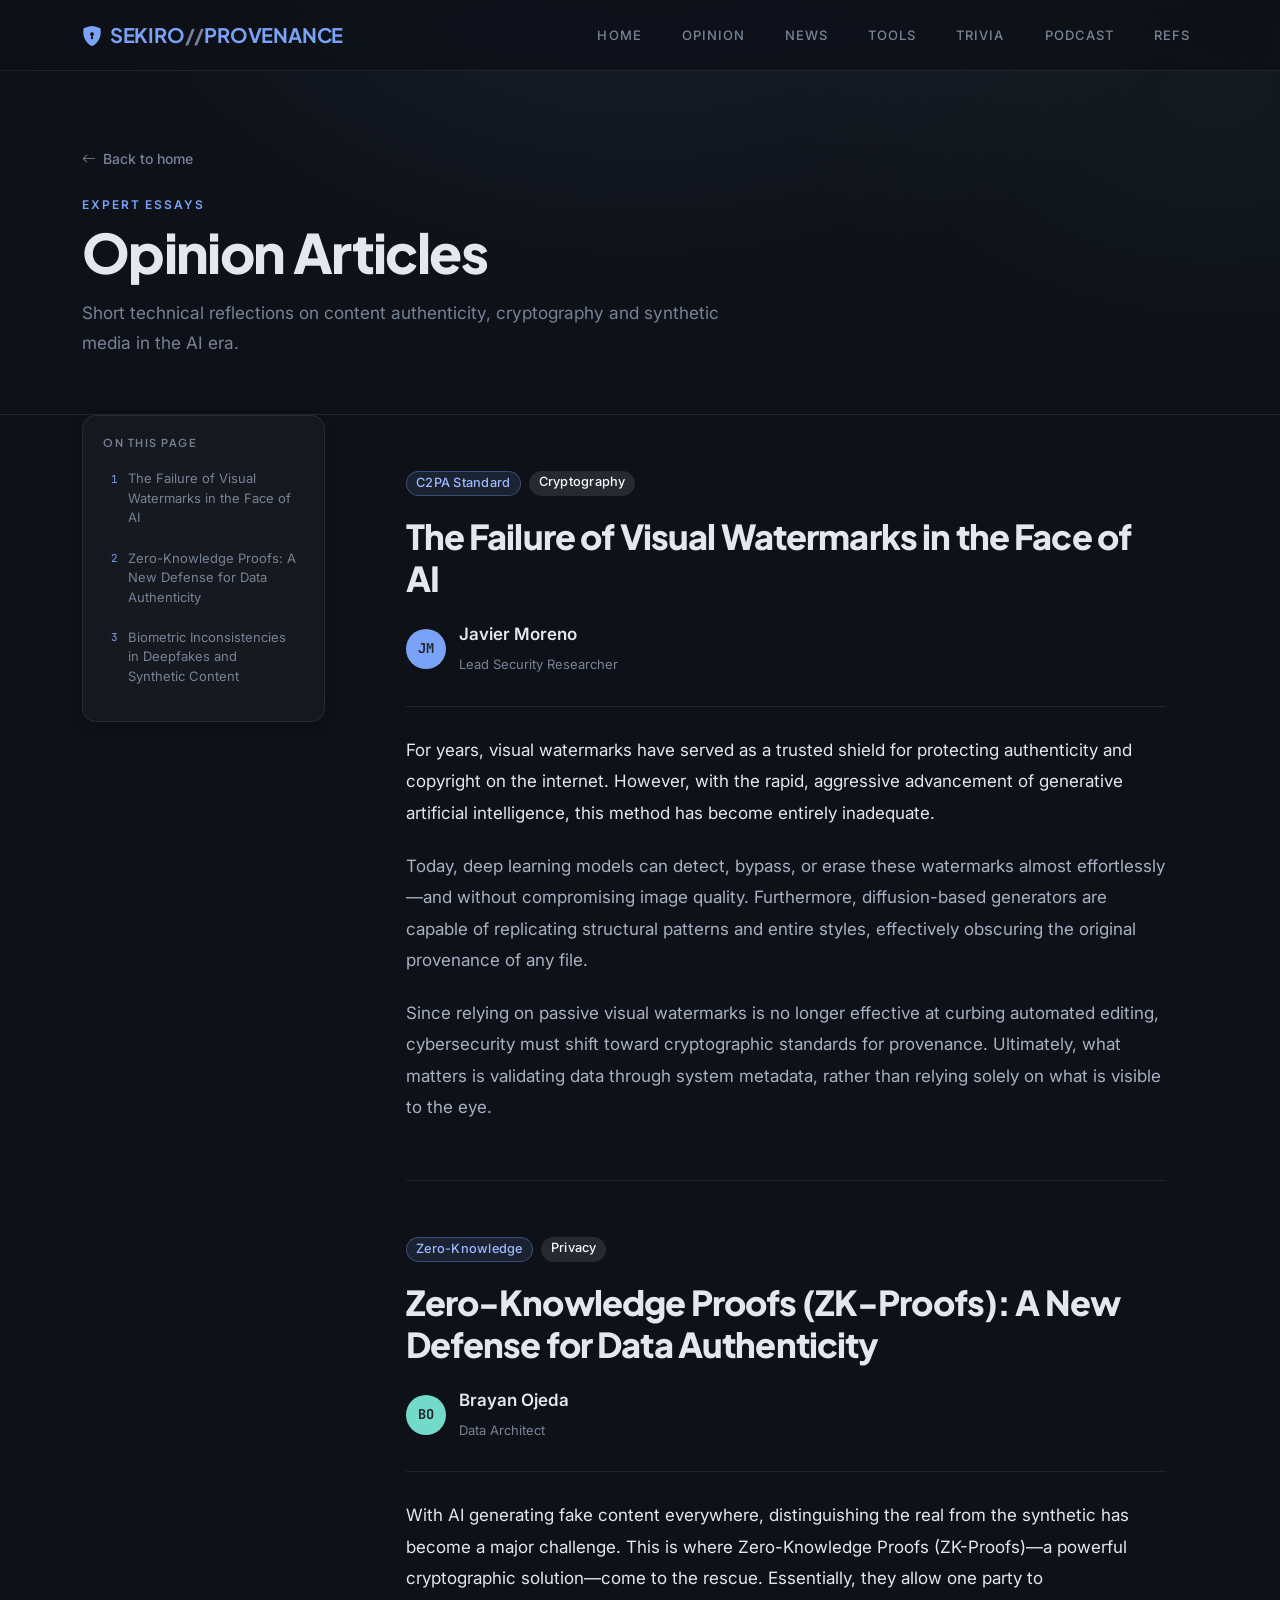
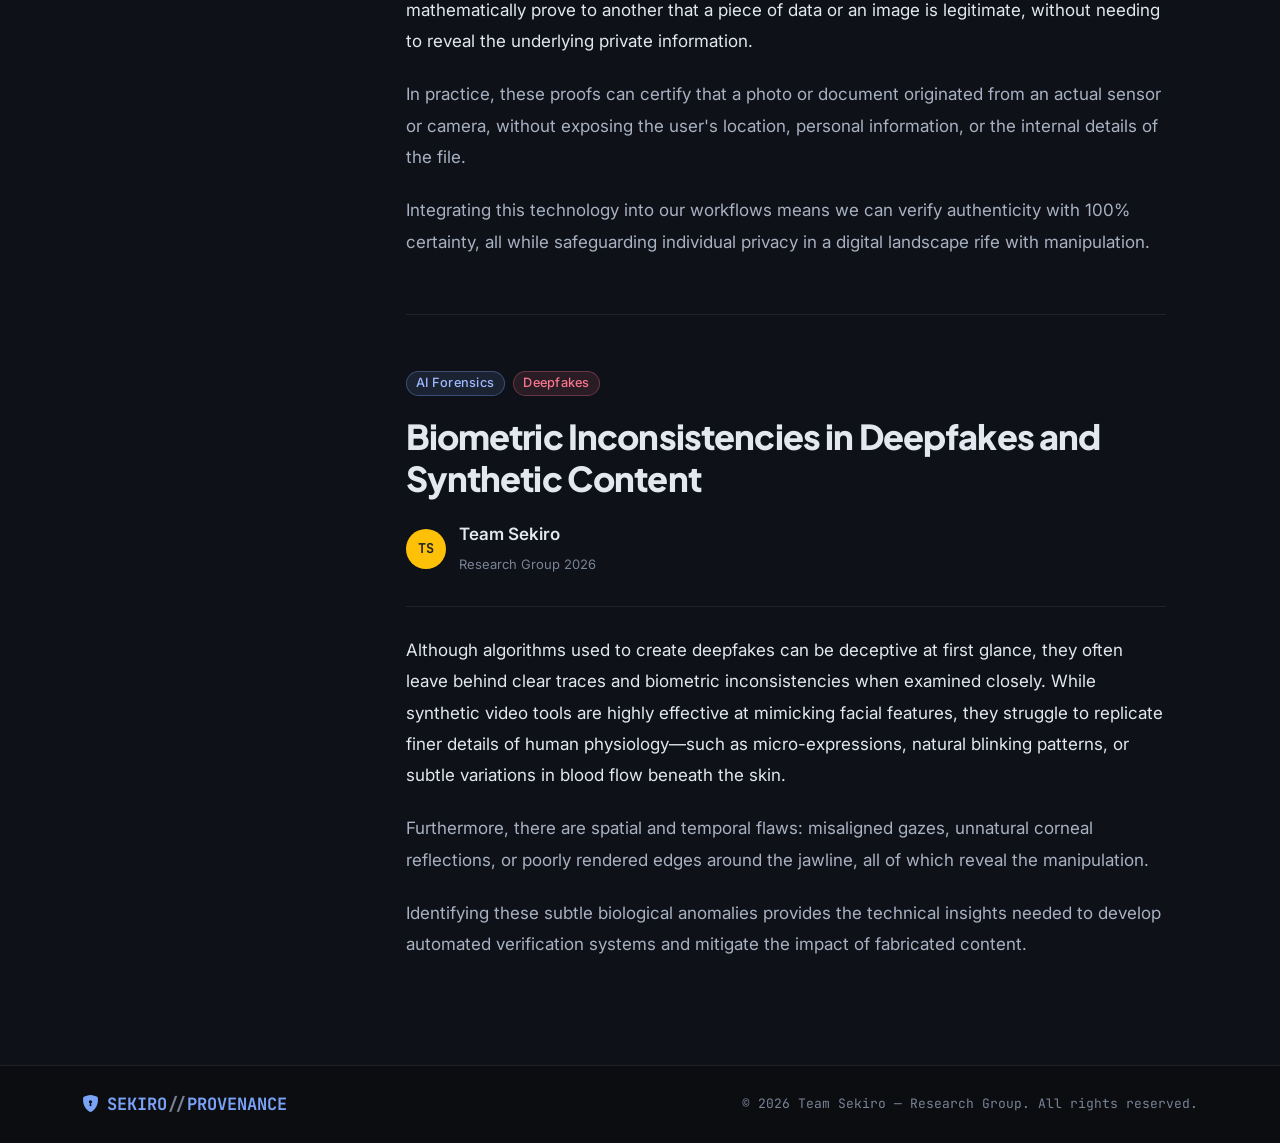
<file: articles.html>
<!DOCTYPE html>
<html lang="en" data-bs-theme="dark">
<head>
    <meta charset="UTF-8">
    <meta name="viewport" content="width=device-width, initial-scale=1.0">
    <title>Opinion Articles | Team Sekiro</title>
    <link href="https://cdn.jsdelivr.net/npm/bootstrap@5.3.2/dist/css/bootstrap.min.css" rel="stylesheet">
    <link rel="stylesheet" href="https://cdn.jsdelivr.net/npm/bootstrap-icons@1.11.1/font/bootstrap-icons.css">
    <link rel="stylesheet" href="custom.css">
</head>
<body>

    <!-- NAVBAR -->
    <nav class="navbar navbar-expand-lg fixed-top glass-nav py-3">
        <div class="container">
            <a class="navbar-brand fw-bold text-neon-cyan fs-5" href="index.html">
                <i class="bi bi-shield-lock-fill me-2"></i>SEKIRO<span class="text-muted">//</span>PROVENANCE
            </a>
            <button class="navbar-toggler border-0" type="button" data-bs-toggle="collapse" data-bs-target="#navbarNav">
                <span class="navbar-toggler-icon"></span>
            </button>
            <div class="collapse navbar-collapse justify-content-end" id="navbarNav">
                <ul class="navbar-nav align-items-lg-center gap-lg-4">
                    <li class="nav-item"><a class="nav-link" href="index.html#home">HOME</a></li>
                    <li class="nav-item"><a class="nav-link active" href="#article-1">OPINION</a></li>
                    <li class="nav-item"><a class="nav-link" href="index.html#news">NEWS</a></li>
                    <li class="nav-item"><a class="nav-link" href="index.html#ads">TOOLS</a></li>
                    <li class="nav-item"><a class="nav-link" href="index.html#trivia">TRIVIA</a></li>
                    <li class="nav-item"><a class="nav-link" href="index.html#podcast">PODCAST</a></li>
                    <li class="nav-item"><a class="nav-link" href="index.html#references">REFS</a></li>
                </ul>
            </div>
        </div>
    </nav>

    <!-- HERO DE ARTÍCULOS -->
    <header class="article-hero">
        <div class="container">
            <a href="index.html#opinion" class="back-link mb-4">
                <i class="bi bi-arrow-left"></i> Back to home
            </a>
            <span class="text-uppercase font-monospace d-block mb-2">Expert Essays</span>
            <h1 class="display-4 fw-black mb-3">Opinion Articles</h1>
            <p class="text-muted lead mb-0" style="max-width: 640px;">
                Short technical reflections on content authenticity, cryptography and synthetic media in the AI era.
            </p>
        </div>
    </header>

    <!-- CUERPO -->
    <main class="container pb-5">
        <div class="row g-5">

            <!-- Índice lateral (solo desktop) -->
            <aside class="col-lg-3 d-none d-lg-block">
                <div class="toc glass-card">
                    <h6>On this page</h6>
                    <ol>
                        <li><a href="#article-1">The Failure of Visual Watermarks in the Face of AI</a></li>
                        <li><a href="#article-2">Zero-Knowledge Proofs: A New Defense for Data Authenticity</a></li>
                        <li><a href="#article-3">Biometric Inconsistencies in Deepfakes and Synthetic Content</a></li>
                    </ol>
                </div>
            </aside>

            <!-- Artículos -->
            <div class="col-lg-9">

                <!-- ================= ARTICLE 1 ================= -->
                <article id="article-1" class="article">
                    <div class="article-meta">
                        <span class="badge badge-neon">C2PA Standard</span>
                        <span class="badge bg-secondary bg-opacity-25 text-light">Cryptography</span>
                    </div>
                    <h2 class="article-title">The Failure of Visual Watermarks in the Face of AI</h2>
                    <div class="article-byline">
                        <div class="bg-neon-cyan text-dark rounded-circle fw-bold d-flex align-items-center justify-content-center font-monospace"
                             style="width: 40px; height: 40px; font-size: 0.85rem;">JM</div>
                        <div>
                            <div class="fw-semibold">Javier Moreno</div>
                            <small class="text-muted">Lead Security Researcher</small>
                        </div>
                    </div>
                    <div class="article-body">
                        <p>For years, visual watermarks have served as a trusted shield for protecting authenticity and copyright on the internet. However, with the rapid, aggressive advancement of generative artificial intelligence, this method has become entirely inadequate.</p>
                        <p>Today, deep learning models can detect, bypass, or erase these watermarks almost effortlessly—and without compromising image quality. Furthermore, diffusion-based generators are capable of replicating structural patterns and entire styles, effectively obscuring the original provenance of any file.</p>
                        <p>Since relying on passive visual watermarks is no longer effective at curbing automated editing, cybersecurity must shift toward cryptographic standards for provenance. Ultimately, what matters is validating data through system metadata, rather than relying solely on what is visible to the eye.</p>
                    </div>
                </article>

                <!-- ================= ARTICLE 2 ================= -->
                <article id="article-2" class="article">
                    <div class="article-meta">
                        <span class="badge badge-neon">Zero-Knowledge</span>
                        <span class="badge bg-secondary bg-opacity-25 text-light">Privacy</span>
                    </div>
                    <h2 class="article-title">Zero-Knowledge Proofs (ZK-Proofs): A New Defense for Data Authenticity</h2>
                    <div class="article-byline">
                        <div class="bg-neon-green text-dark rounded-circle fw-bold d-flex align-items-center justify-content-center font-monospace"
                             style="width: 40px; height: 40px; font-size: 0.85rem;">BO</div>
                        <div>
                            <div class="fw-semibold">Brayan Ojeda</div>
                            <small class="text-muted">Data Architect</small>
                        </div>
                    </div>
                    <div class="article-body">
                        <p>With AI generating fake content everywhere, distinguishing the real from the synthetic has become a major challenge. This is where Zero-Knowledge Proofs (ZK-Proofs)—a powerful cryptographic solution—come to the rescue. Essentially, they allow one party to mathematically prove to another that a piece of data or an image is legitimate, without needing to reveal the underlying private information.</p>
                        <p>In practice, these proofs can certify that a photo or document originated from an actual sensor or camera, without exposing the user's location, personal information, or the internal details of the file.</p>
                        <p>Integrating this technology into our workflows means we can verify authenticity with 100% certainty, all while safeguarding individual privacy in a digital landscape rife with manipulation.</p>
                    </div>
                </article>

                <!-- ================= ARTICLE 3 ================= -->
                <article id="article-3" class="article">
                    <div class="article-meta">
                        <span class="badge badge-neon">AI Forensics</span>
                        <span class="badge badge-soft-danger">Deepfakes</span>
                    </div>
                    <h2 class="article-title">Biometric Inconsistencies in Deepfakes and Synthetic Content</h2>
                    <div class="article-byline">
                        <div class="bg-warning text-dark rounded-circle fw-bold d-flex align-items-center justify-content-center font-monospace"
                             style="width: 40px; height: 40px; font-size: 0.85rem;">TS</div>
                        <div>
                            <div class="fw-semibold">Team Sekiro</div>
                            <small class="text-muted">Research Group 2026</small>
                        </div>
                    </div>
                    <div class="article-body">
                        <p>Although algorithms used to create deepfakes can be deceptive at first glance, they often leave behind clear traces and biometric inconsistencies when examined closely. While synthetic video tools are highly effective at mimicking facial features, they struggle to replicate finer details of human physiology—such as micro-expressions, natural blinking patterns, or subtle variations in blood flow beneath the skin.</p>
                        <p>Furthermore, there are spatial and temporal flaws: misaligned gazes, unnatural corneal reflections, or poorly rendered edges around the jawline, all of which reveal the manipulation.</p>
                        <p>Identifying these subtle biological anomalies provides the technical insights needed to develop automated verification systems and mitigate the impact of fabricated content.</p>
                    </div>
                </article>

            </div>
        </div>
    </main>

    <!-- FOOTER -->
    <footer class="site-footer py-4">
        <div class="container">
            <div class="d-flex flex-column flex-md-row justify-content-between align-items-center gap-3">
                <span class="text-neon-cyan fw-bold font-monospace">
                    <i class="bi bi-shield-lock-fill me-2"></i>SEKIRO<span class="text-muted">//</span>PROVENANCE
                </span>
                <small class="text-muted font-monospace">© 2026 Team Sekiro — Research Group. All rights reserved.</small>
            </div>
        </div>
    </footer>

    <button id="backToTop" class="back-to-top" aria-label="Back to top">
        <i class="bi bi-arrow-up"></i>
    </button>

    <script src="https://cdn.jsdelivr.net/npm/bootstrap@5.3.2/dist/js/bootstrap.bundle.min.js"></script>
    <script src="main.js"></script>
</body>
</html>
</file>
<file: custom.css>
/* ==========================================================================
   TEAM SEKIRO — SOFT MODERN DARK UI (v2)
   Paleta suave + tipografía legible
   ========================================================================== */

@import url('https://fonts.googleapis.com/css2?family=Plus+Jakarta+Sans:wght@400;500;600;700;800&family=Inter:wght@400;500;600&family=JetBrains+Mono:wght@400;500&display=swap');

:root {
    /* ---------- Superficies ---------- */
    --bg:            #0e1117;
    --bg-elev:       #131824;
    --surface:       rgba(255, 255, 255, 0.035);
    --surface-hover: rgba(255, 255, 255, 0.06);

    /* ---------- Bordes ---------- */
    --border:        rgba(255, 255, 255, 0.08);
    --border-strong: rgba(255, 255, 255, 0.16);

    /* ---------- Texto ---------- */
    --text:       #e2e7f0;
    --text-soft:  #a8b1c2;
    --text-muted: #788396;

    /* ---------- Acentos (baja saturación) ---------- */
    --accent:      #7aa2f7;   /* azul suave  */
    --accent-soft: #9db9ff;
    --mint:        #73daca;   /* verde menta */
    --amber:       #e0af68;   /* ámbar       */
    --rose:        #f7768e;   /* rosa alerta */

    --accent-tint: rgba(122, 162, 247, 0.12);
    --mint-tint:   rgba(115, 218, 202, 0.12);
    --amber-tint:  rgba(224, 175, 104, 0.12);
    --rose-tint:   rgba(247, 118, 142, 0.12);

    /* ---------- Formas ---------- */
    --radius-sm: 8px;
    --radius:    14px;
    --radius-lg: 20px;

    --shadow-sm: 0 4px 14px -6px rgba(0, 0, 0, 0.50);
    --shadow:    0 14px 40px -18px rgba(0, 0, 0, 0.75);

    /* ---------- Tipografía ---------- */
    --font-heading: 'Plus Jakarta Sans', system-ui, -apple-system, sans-serif;
    --font-body:    'Inter', system-ui, -apple-system, sans-serif;
    --font-code:    'JetBrains Mono', ui-monospace, monospace;

    --ease: cubic-bezier(.22, .61, .36, 1);
}

/* ------------------------------- BASE ---------------------------------- */
*, *::before, *::after { box-sizing: border-box; }

html { scroll-behavior: smooth; }

body {
    margin: 0;
    min-height: 100vh;
    background-color: var(--bg);
    background-image:
        radial-gradient(60rem 40rem at 50% -10%, rgba(122, 162, 247, 0.10), transparent 60%),
        radial-gradient(45rem 30rem at 95% 10%,  rgba(115, 218, 202, 0.05), transparent 60%);
    background-attachment: fixed;
    background-repeat: no-repeat;
    color: var(--text);
    font-family: var(--font-body);
    font-size: 1.0625rem;
    line-height: 1.7;
    letter-spacing: 0;
    -webkit-font-smoothing: antialiased;
    text-rendering: optimizeLegibility;
    overflow-x: hidden;
}

::selection { background: var(--accent-tint); color: #fff; }

/* Offset para navbar fija */
section, header { scroll-margin-top: 92px; }

/* ---------------------------- TIPOGRAFÍA ------------------------------- */
h1, h2, h3, h4, h5, h6, .navbar-brand {
    font-family: var(--font-heading);
    font-weight: 700;
    letter-spacing: -0.02em;
    line-height: 1.2;
    color: var(--text);
}

h4, h5, h6 { letter-spacing: -0.01em; }

.display-4 {
    font-size: clamp(2.1rem, 5vw, 3.4rem);
    font-weight: 800;
    letter-spacing: -0.03em;
    line-height: 1.08;
}

.fw-black    { font-weight: 800 !important; }
.tracking-wide { letter-spacing: 0.01em !important; }

p { color: var(--text-soft); }
.lead { font-weight: 400; font-size: 1.075rem; line-height: 1.75; }

small, .small { font-size: 0.8125rem; }

.font-monospace { font-family: var(--font-code) !important; font-weight: 400; }

/* Etiquetas "eyebrow" (las que llevan text-uppercase + monospace)
   → las pasamos a tipografía de cuerpo para que no griten */
.text-uppercase.font-monospace {
    font-family: var(--font-body) !important;
    font-weight: 600;
    font-size: 0.75rem !important;
    letter-spacing: 0.16em !important;
    color: var(--accent) !important;
    text-transform: uppercase;
}

/* --------------------------- UTILIDADES -------------------------------- */
.text-neon-cyan  { color: var(--accent) !important; text-shadow: none; }
.text-neon-green { color: var(--mint)   !important; text-shadow: none; }
.text-neon-red   { color: var(--rose)   !important; }

.bg-neon-cyan  { background-color: var(--accent) !important; }
.bg-neon-green { background-color: var(--mint)   !important; }

.text-muted { color: var(--text-muted) !important; }

/* Encabezado de sección con línea degradada sutil */
.section-heading {
    position: relative;
    display: inline-block;
    padding-bottom: 0.75rem;
}
.section-heading::after {
    content: '';
    position: absolute;
    left: 50%;
    bottom: 0;
    transform: translateX(-50%);
    width: 56px;
    height: 2px;
    border-radius: 2px;
    background: linear-gradient(90deg, transparent, var(--accent), transparent);
    opacity: 0.7;
}

/* ---------------------------- BADGES ----------------------------------- */
.badge {
    font-family: var(--font-body) !important;
    font-weight: 500;
    letter-spacing: 0.02em;
    padding: 0.4em 0.75em;
    border-radius: 999px;
}

.badge-neon {
    background: var(--accent-tint);
    border: 1px solid rgba(122, 162, 247, 0.35);
    color: var(--accent-soft);
    box-shadow: none;
}

/* Badge de alerta suave (reemplaza bg-danger) */
.badge-soft-danger {
    background: var(--rose-tint) !important;
    color: var(--rose) !important;
    border: 1px solid rgba(247, 118, 142, 0.3);
}

.badge-soft-warning {
    background: var(--amber-tint) !important;
    color: var(--amber) !important;
    border: 1px solid rgba(224, 175, 104, 0.3);
}

/* ---------------------------- BOTONES ---------------------------------- */
.btn-neon-cyan,
.btn-neon-green {
    font-family: var(--font-heading);
    font-size: 0.875rem;
    font-weight: 600;
    letter-spacing: 0.03em;
    padding: 0.72rem 1.6rem;
    border-radius: 10px;
    border: 1px solid transparent;
    transition: background-color .25s var(--ease),
                border-color .25s var(--ease),
                color .25s var(--ease),
                transform .25s var(--ease),
                box-shadow .25s var(--ease);
}

.btn-neon-cyan {
    background: var(--accent-tint);
    border-color: rgba(122, 162, 247, 0.4);
    color: var(--accent-soft);
}
.btn-neon-cyan:hover,
.btn-neon-cyan:focus-visible {
    background: var(--accent);
    border-color: var(--accent);
    color: #0b0f16;
    transform: translateY(-2px);
    box-shadow: 0 10px 24px -12px rgba(122, 162, 247, 0.9);
}

.btn-neon-green {
    background: var(--mint-tint);
    border-color: rgba(115, 218, 202, 0.4);
    color: var(--mint);
}
.btn-neon-green:hover,
.btn-neon-green:focus-visible {
    background: var(--mint);
    border-color: var(--mint);
    color: #0b0f16;
    transform: translateY(-2px);
    box-shadow: 0 10px 24px -12px rgba(115, 218, 202, 0.9);
}

/* ---------------------------- NAVBAR ----------------------------------- */
.glass-nav {
    background: rgba(14, 17, 23, 0.82);
    backdrop-filter: blur(16px) saturate(140%);
    -webkit-backdrop-filter: blur(16px) saturate(140%);
    border-bottom: 1px solid var(--border) !important;
}

.navbar-brand {
    font-family: var(--font-heading);
    font-weight: 700;
    letter-spacing: -0.01em;
    transition: color .25s var(--ease);
}
.navbar-brand:hover { color: var(--accent-soft) !important; }

.navbar-nav .nav-link {
    position: relative;
    font-family: var(--font-body);
    font-size: 0.8125rem;
    font-weight: 500;
    letter-spacing: 0.08em;
    color: var(--text-muted) !important;
    padding: 0.5rem 0;
    transition: color .25s var(--ease);
}

.navbar-nav .nav-link::after {
    content: '';
    position: absolute;
    left: 0; bottom: 0;
    width: 0; height: 2px;
    border-radius: 2px;
    background: var(--accent);
    transition: width .3s var(--ease);
}

.navbar-nav .nav-link:hover,
.navbar-nav .nav-link.active {
    color: var(--text) !important;
}
.navbar-nav .nav-link:hover::after,
.navbar-nav .nav-link.active::after { width: 100%; }

.navbar-nav .nav-link.active { color: var(--accent-soft) !important; }

.navbar-toggler { color: var(--text-soft); }
.navbar-toggler:focus { box-shadow: none; }

/* ------------------------- TARJETAS (GLASS) ---------------------------- */
.glass-card {
    position: relative;
    overflow: hidden;
    background: var(--surface);
    backdrop-filter: blur(14px);
    -webkit-backdrop-filter: blur(14px);
    border: 1px solid var(--border);
    border-radius: var(--radius);
    box-shadow: var(--shadow-sm);
    transition: border-color .3s var(--ease),
                background-color .3s var(--ease),
                transform .3s var(--ease),
                box-shadow .3s var(--ease);
}

.glass-card:hover {
    border-color: var(--border-strong);
    background: var(--surface-hover);
    transform: translateY(-3px);
    box-shadow: var(--shadow);
}

/* ------------------- STATUS / TERMINAL / METRICS ----------------------- */
.system-status-box {
    background: rgba(255, 255, 255, 0.03);
    border: 1px solid var(--border);
    border-radius: var(--radius);
    padding: 1.15rem;
}

.status-terminal {
    background: rgba(0, 0, 0, 0.35);
    border: 1px solid var(--border);
    border-left: 2px solid var(--mint);
    border-radius: var(--radius-sm);
    padding: 0.85rem 1rem;
    font-family: var(--font-code);
    font-size: 0.85rem;
    overflow: hidden;
}

.metric-card {
    background: rgba(255, 255, 255, 0.03);
    border: 1px solid var(--border);
    border-radius: var(--radius-sm);
    padding: 1rem;
    text-align: center;
    transition: border-color .25s var(--ease), background-color .25s var(--ease);
}
.metric-card:hover {
    border-color: var(--border-strong);
    background: rgba(255, 255, 255, 0.05);
}

/* ------------------- MEDIA (Podcast video / audio) -------------------- */
.media-frame {
    position: relative;
    width: 100%;
    aspect-ratio: 16 / 9;
    border-radius: var(--radius);
    border: 1px solid var(--border);
    background: rgba(0, 0, 0, 0.35);
    box-shadow: var(--shadow-sm);
    overflow: hidden;
    display: flex;
    align-items: center;
    justify-content: center;
}

.media-frame video,
.media-frame iframe {
    width: 100%;
    height: 100%;
    border: 0;
    display: block;
    object-fit: contain;      
    background: #000;         
}

.media-placeholder {
    display: flex;
    flex-direction: column;
    align-items: center;
    gap: 0.4rem;
    padding: 1.5rem;
    text-align: center;
    color: var(--text-muted);
    font-family: var(--font-body);
    font-size: 0.8125rem;
    letter-spacing: 0.02em;
}
.media-placeholder i { font-size: 2.5rem; color: var(--accent); opacity: 0.7; }
.media-placeholder small { color: var(--text-muted); }

/* Reproductor de audio nativo */
.media-frame audio,
.audio-box audio {
    width: 100%;
    border-radius: var(--radius-sm);
    filter: invert(0.9) hue-rotate(180deg) saturate(0.85);
}

.audio-placeholder {
    display: flex;
    align-items: center;
    gap: 0.85rem;
    padding: 1rem 1.15rem;
    border: 1px dashed var(--border-strong);
    border-radius: var(--radius);
    background: var(--surface);
    color: var(--text-soft);
    font-family: var(--font-body);
    font-size: 0.85rem;
}
.audio-placeholder i { font-size: 1.5rem; color: var(--mint); }

/* -------------------------- REFERENCIAS ------------------------------- */
.reference-item {
    color: inherit;
    transition: border-color .25s var(--ease),
                background-color .25s var(--ease),
                transform .25s var(--ease);
}
.reference-item:hover {
    border-color: var(--border-strong);
    background: var(--surface-hover);
    transform: translateY(-2px);
}
.reference-item h6 { color: var(--text); font-weight: 600; }

/* ---------------------------- FOOTER ---------------------------------- */
.site-footer {
    background: rgba(0, 0, 0, 0.25);
    border-top: 1px solid var(--border);
}

/* ------------------------ BACK TO TOP --------------------------------- */
.back-to-top {
    position: fixed;
    right: 22px;
    bottom: 22px;
    width: 46px;
    height: 46px;
    display: flex;
    align-items: center;
    justify-content: center;
    border-radius: 12px;
    background: var(--bg-elev);
    border: 1px solid var(--border);
    color: var(--text-soft);
    font-size: 1.15rem;
    cursor: pointer;
    opacity: 0;
    visibility: hidden;
    transform: translateY(12px);
    transition: all .3s var(--ease);
    z-index: 1030;
    box-shadow: var(--shadow-sm);
}
.back-to-top.show { opacity: 1; visibility: visible; transform: translateY(0); }
.back-to-top:hover {
    background: var(--accent);
    border-color: var(--accent);
    color: #0b0f16;
}

/* ------------------------ ANIM. REVEAL -------------------------------- */
.reveal {
    opacity: 0;
    transform: translateY(18px);
    transition: opacity .7s var(--ease), transform .7s var(--ease);
    will-change: opacity, transform;
}
.reveal.is-visible { opacity: 1; transform: translateY(0); }

/* ------------------------ SCROLLBAR ---------------------------------- */
::-webkit-scrollbar { width: 9px; }
::-webkit-scrollbar-track { background: var(--bg); }
::-webkit-scrollbar-thumb {
    background: rgba(255, 255, 255, 0.14);
    border-radius: 6px;
}
::-webkit-scrollbar-thumb:hover { background: rgba(255, 255, 255, 0.24); }

/* ------------------------ FOCUS VISIBLE ------------------------------ */
a:focus-visible,
button:focus-visible,
.btn:focus-visible {
    outline: 2px solid var(--accent);
    outline-offset: 3px;
}

/* ---------------------- RESPONSIVE ----------------------------------- */
@media (max-width: 991.98px) {
    body { font-size: 1rem; }
    .navbar-nav { padding-top: 0.75rem; gap: 0.15rem; }
    .navbar-nav .nav-link { padding: 0.6rem 0; }
    .navbar-nav .nav-link::after { display: none; }
    .navbar-nav .nav-link.active { color: var(--accent-soft) !important; }
    section, header { scroll-margin-top: 80px; }
}

@media (max-width: 575.98px) {
    .display-4 { font-size: clamp(1.85rem, 8vw, 2.35rem); }
    .glass-card { border-radius: 12px; }
    .media-frame { aspect-ratio: 4 / 3; }
    .back-to-top { right: 14px; bottom: 14px; width: 42px; height: 42px; }
    .btn-neon-cyan, .btn-neon-green { width: 100%; text-align: center; }
}

/* ------------------ ACCESIBILIDAD (reduce motion) -------------------- */
@media (prefers-reduced-motion: reduce) {
    *, *::before, *::after {
        animation: none !important;
        transition: none !important;
        scroll-behavior: auto !important;
    }
    .reveal { opacity: 1 !important; transform: none !important; }
}

/* ==========================================================================
   v2.1 — AÑADIDOS: artículos largos, banners, timeline, news
   ========================================================================== */

/* ---------- Excerpt de noticias (texto legible) ---------- */
.news-excerpt {
    font-size: 0.95rem;
    line-height: 1.75;
    color: var(--text-soft);
}

/* ---------- Números de trivia (evita desbordes con 99.9999%) ---------- */
.metric-number {
    font-family: var(--font-heading);
    font-weight: 800;
    font-size: clamp(1.9rem, 4vw, 2.75rem);
    letter-spacing: -0.03em;
    line-height: 1.1;
    margin-bottom: 0.5rem;
}

/* ---------- Banners publicitarios ---------- */
.banner-card { position: relative; }

.banner-tag {
    position: absolute;
    top: 0;
    right: 0;
    background: var(--accent-tint);
    color: var(--accent-soft);
    border-left: 1px solid rgba(122, 162, 247, 0.3);
    border-bottom: 1px solid rgba(122, 162, 247, 0.3);
    border-bottom-left-radius: 10px;
    padding: 0.3rem 0.85rem;
    font-family: var(--font-body);
    font-size: 0.6875rem;
    font-weight: 600;
    letter-spacing: 0.14em;
}

.banner-headline {
    font-family: var(--font-heading);
    font-size: 1.15rem;
    font-weight: 600;
    color: var(--text);
    line-height: 1.4;
    margin-bottom: 0.85rem;
}

.banner-note {
    display: flex;
    gap: 0.5rem;
    align-items: flex-start;
    margin-top: 1.1rem;
    padding: 0.7rem 0.9rem;
    border: 1px dashed var(--border);
    border-radius: var(--radius-sm);
    background: rgba(255, 255, 255, 0.02);
    font-size: 0.78125rem;
    line-height: 1.6;
    color: var(--text-muted);
}
.banner-note i { color: var(--amber); flex-shrink: 0; margin-top: 0.15rem; }

/* ---------- Timeline del podcast ---------- */
.podcast-timeline {
    list-style: none;
    padding: 0;
    margin: 0;
}

.podcast-timeline li {
    position: relative;
    padding: 0 0 1.4rem 1.75rem;
    border-left: 1px solid var(--border);
}
.podcast-timeline li:last-child { padding-bottom: 0; border-left-color: transparent; }

.podcast-timeline li::before {
    content: '';
    position: absolute;
    left: -5px;
    top: 0.55rem;
    width: 9px;
    height: 9px;
    border-radius: 50%;
    background: var(--bg);
    border: 2px solid var(--accent);
}
.podcast-timeline li:last-child::before { border-color: var(--mint); }

.podcast-timeline .ts {
    display: inline-block;
    font-family: var(--font-code);
    font-size: 0.75rem;
    font-weight: 500;
    color: var(--accent-soft);
    background: var(--accent-tint);
    border-radius: 6px;
    padding: 0.1rem 0.55rem;
    margin-bottom: 0.35rem;
}

.podcast-timeline h6 {
    font-size: 0.95rem;
    font-weight: 600;
    margin-bottom: 0.2rem;
    color: var(--text);
}

.podcast-timeline p {
    font-size: 0.875rem;
    line-height: 1.65;
    color: var(--text-muted);
    margin: 0;
}

/* ==========================================================================
   PÁGINA DE ARTÍCULOS (articles.html)
   ========================================================================== */

.article-hero {
    padding-top: 9rem;
    padding-bottom: 3.5rem;
    border-bottom: 1px solid var(--border);
}

/* Contenedor de lectura cómodo (~70 caracteres por línea) */
.article {
    max-width: 760px;
    margin-inline: auto;
    padding: 3.5rem 0;
    border-bottom: 1px solid var(--border);
}
.article:last-of-type { border-bottom: 0; }

.article-meta { display: flex; flex-wrap: wrap; gap: 0.5rem; margin-bottom: 1.25rem; }

.article-title {
    font-size: clamp(1.6rem, 3.4vw, 2.15rem);
    font-weight: 800;
    letter-spacing: -0.025em;
    line-height: 1.22;
    margin-bottom: 1.25rem;
}

.article-byline {
    display: flex;
    align-items: center;
    gap: 0.85rem;
    padding-bottom: 1.75rem;
    margin-bottom: 1.75rem;
    border-bottom: 1px solid var(--border);
}

.article-body p {
    font-size: 1.0625rem;
    line-height: 1.85;
    color: var(--text-soft);
    margin-bottom: 1.35rem;
}
.article-body p:last-child { margin-bottom: 0; }

.article-body p:first-of-type { color: var(--text); }

/* Volver arriba de la lista de artículos */
.back-link {
    display: inline-flex;
    align-items: center;
    gap: 0.45rem;
    font-size: 0.875rem;
    font-weight: 500;
    color: var(--text-muted);
    text-decoration: none;
    transition: color .25s var(--ease);
}
.back-link:hover { color: var(--accent-soft); }

/* Índice lateral sticky (solo desktop) */
.toc {
    position: sticky;
    top: 110px;
    padding: 1.25rem;
}
.toc h6 {
    font-size: 0.6875rem;
    font-weight: 600;
    letter-spacing: 0.14em;
    text-transform: uppercase;
    color: var(--text-muted);
    margin-bottom: 0.85rem;
}
.toc ol { list-style: none; padding: 0; margin: 0; counter-reset: toc; }
.toc li { counter-increment: toc; margin-bottom: 0.5rem; }
.toc a {
    display: flex;
    gap: 0.6rem;
    font-size: 0.8125rem;
    line-height: 1.5;
    color: var(--text-muted);
    text-decoration: none;
    padding: 0.4rem 0.5rem;
    border-radius: 8px;
    transition: color .2s var(--ease), background-color .2s var(--ease);
}
.toc a::before {
    content: counter(toc);
    font-family: var(--font-code);
    font-size: 0.6875rem;
    color: var(--accent);
    flex-shrink: 0;
    padding-top: 0.1rem;
}
.toc a:hover { color: var(--text); background: var(--surface-hover); }

/* Enlace de tarjeta (artículos del index) */
.card-link { color: inherit; text-decoration: none; display: block; height: 100%; }
.card-link:hover { color: inherit; }
.card-link:hover .card-cta { color: var(--accent-soft); }
.card-cta {
    font-size: 0.8125rem;
    font-weight: 600;
    color: var(--accent);
    transition: color .25s var(--ease);
}

/* Responsive artículos */
@media (max-width: 991.98px) {
    .article-hero { padding-top: 7.5rem; padding-bottom: 2.5rem; }
    .article { padding: 2.75rem 0; }
}
@media (max-width: 575.98px) {
    .article-body p { font-size: 1rem; line-height: 1.8; }
}

/* ==========================================================================
   VIDEO DEL PODCAST — el frame se adapta al video real
   ========================================================================== */
.media-frame-video {
    aspect-ratio: auto;          
    padding: 0;
    height: auto;
}

.media-frame-video video {
    width: 100%;
    height: auto;
    max-height: 72vh;            
    object-fit: contain;
    display: block;
    border-radius: var(--radius);
    background: #000;
}

/* En móvil, límite más bajo para que no ocupe toda la pantalla */
@media (max-width: 575.98px) {
    .media-frame-video video {
        max-height: 55vh;
    }
}
</file>
